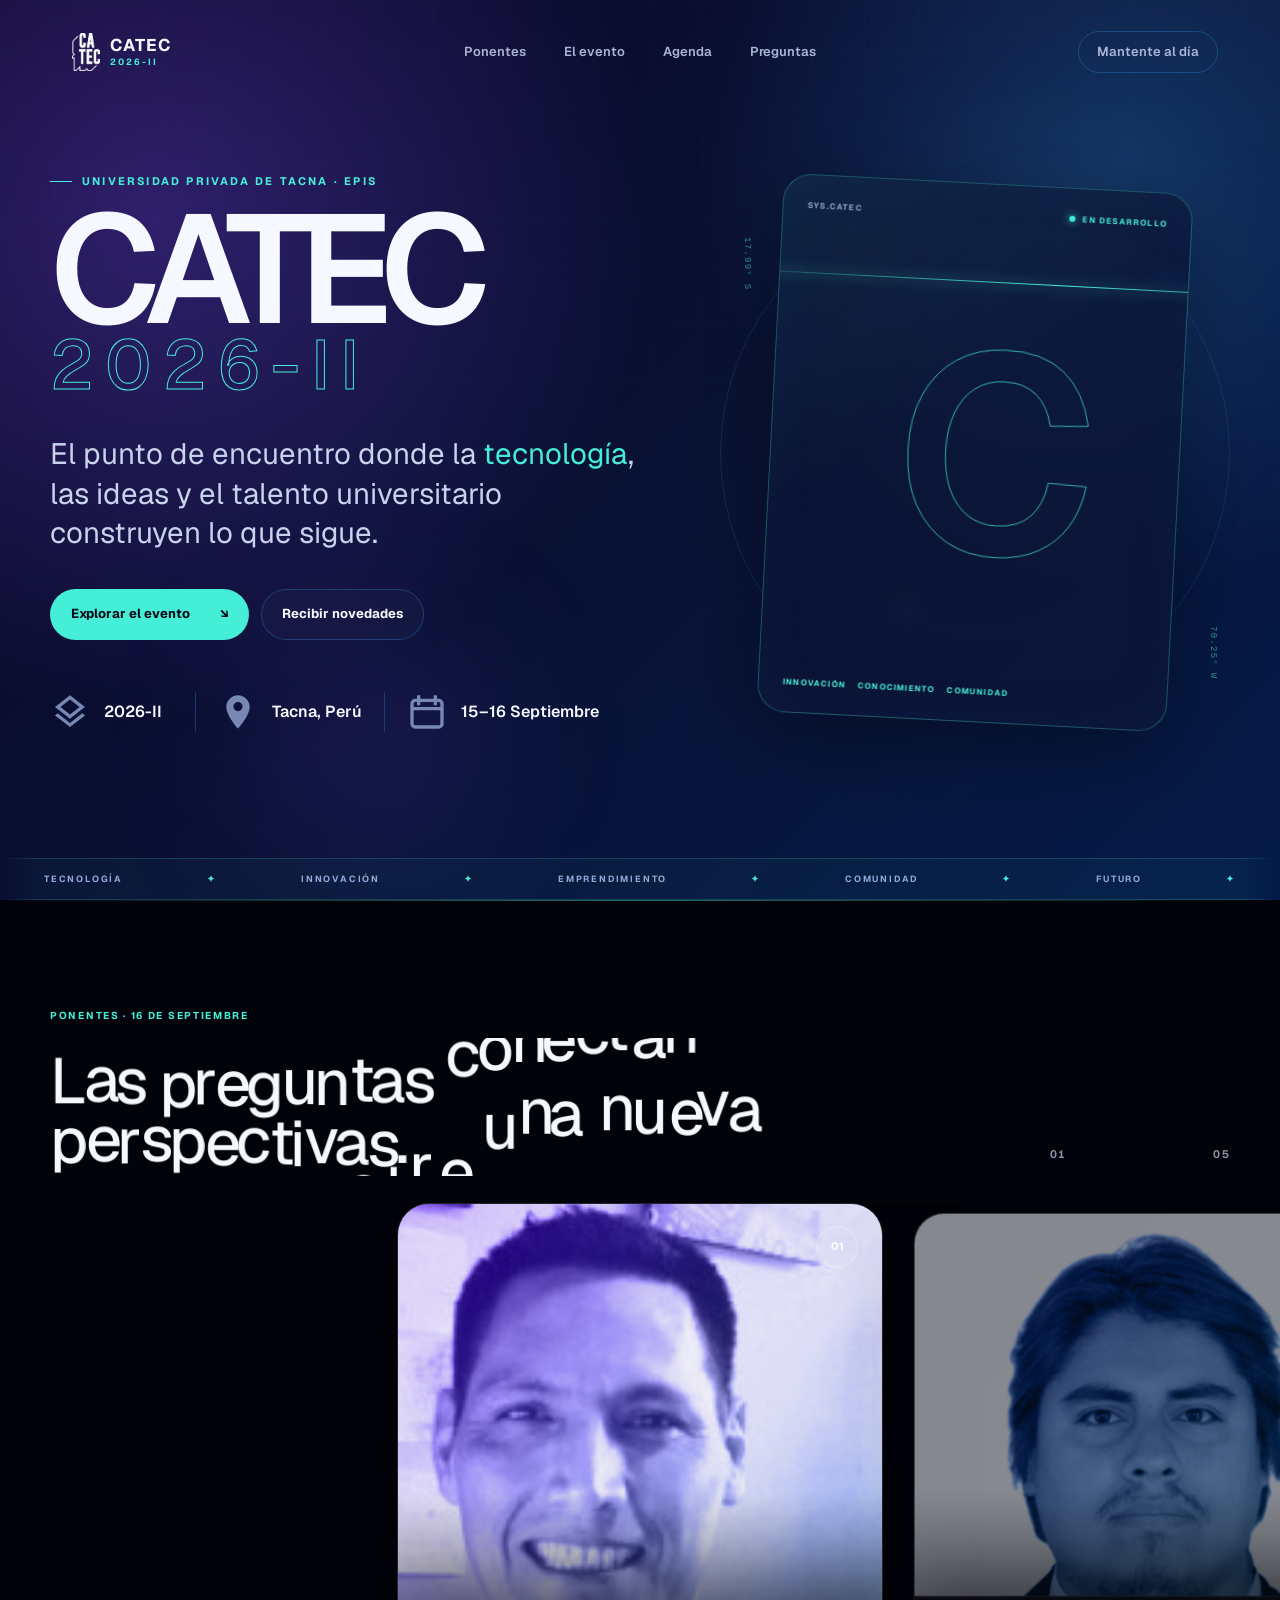
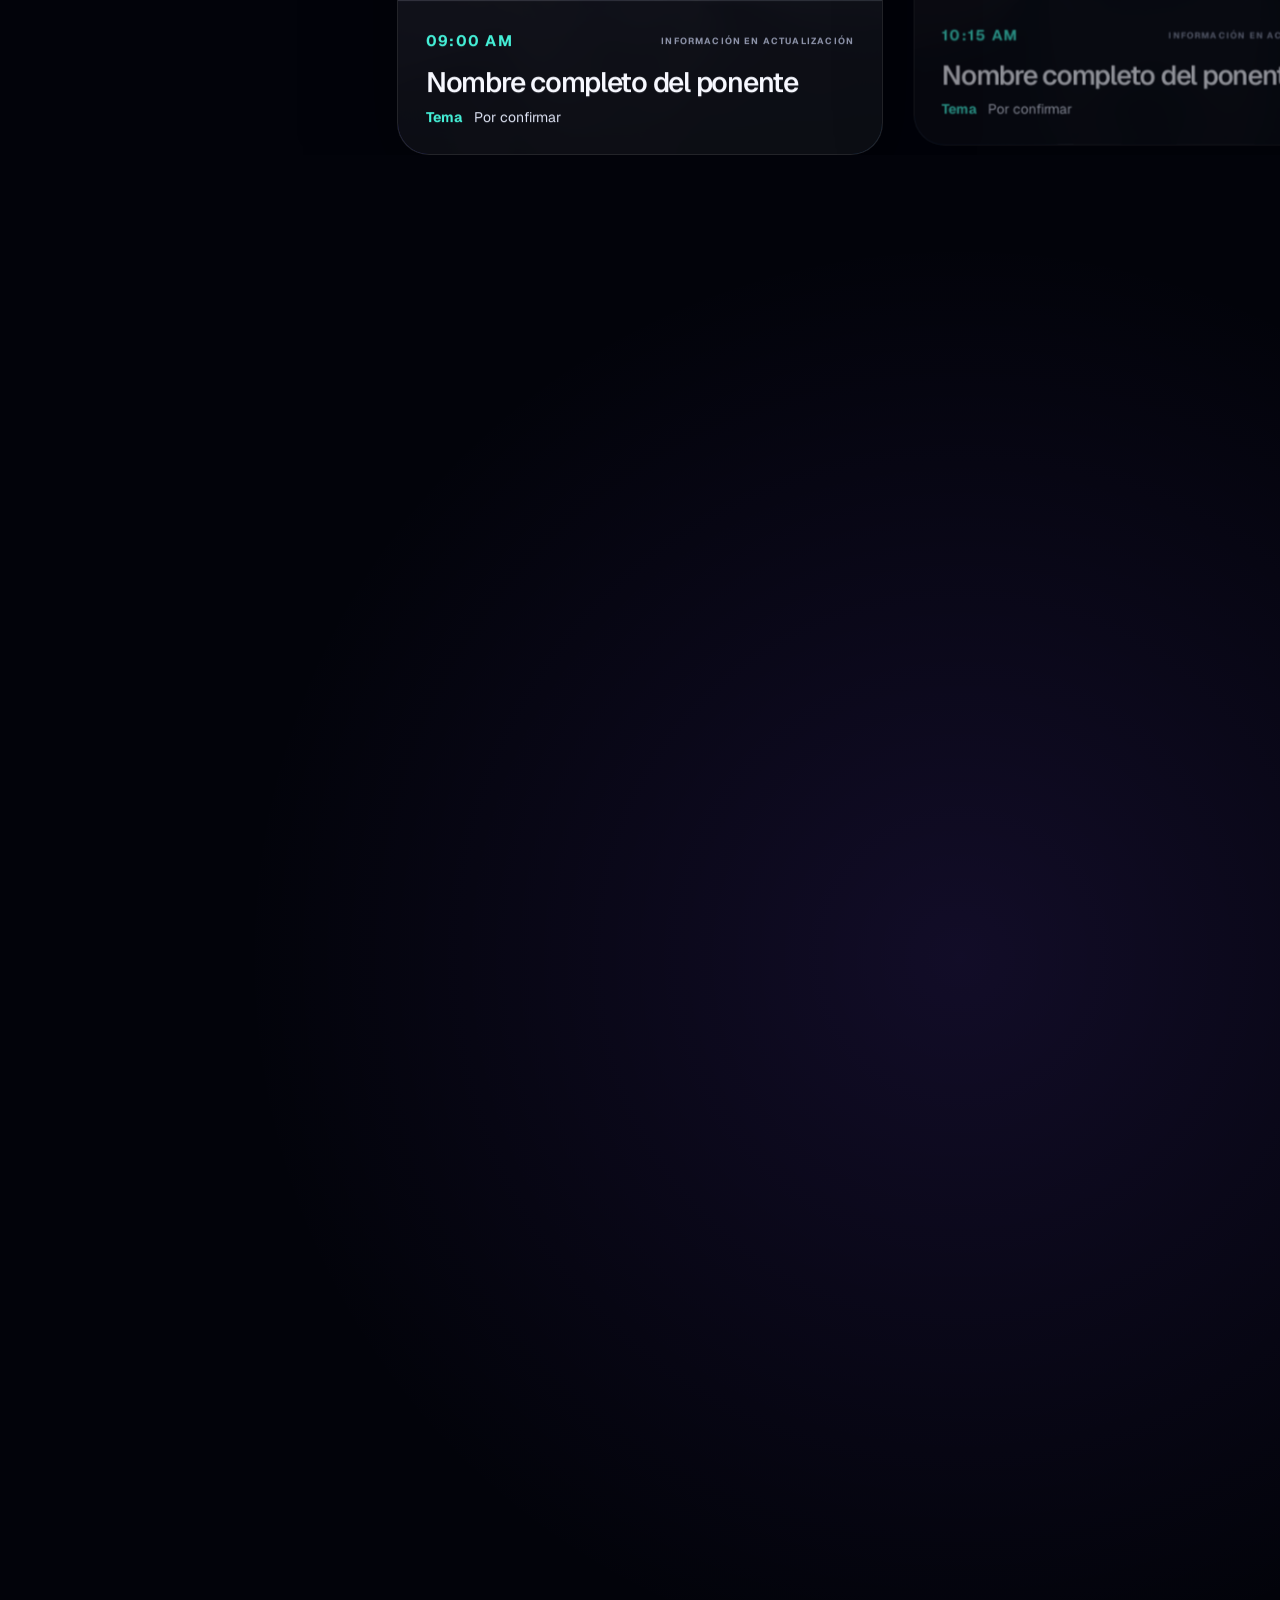
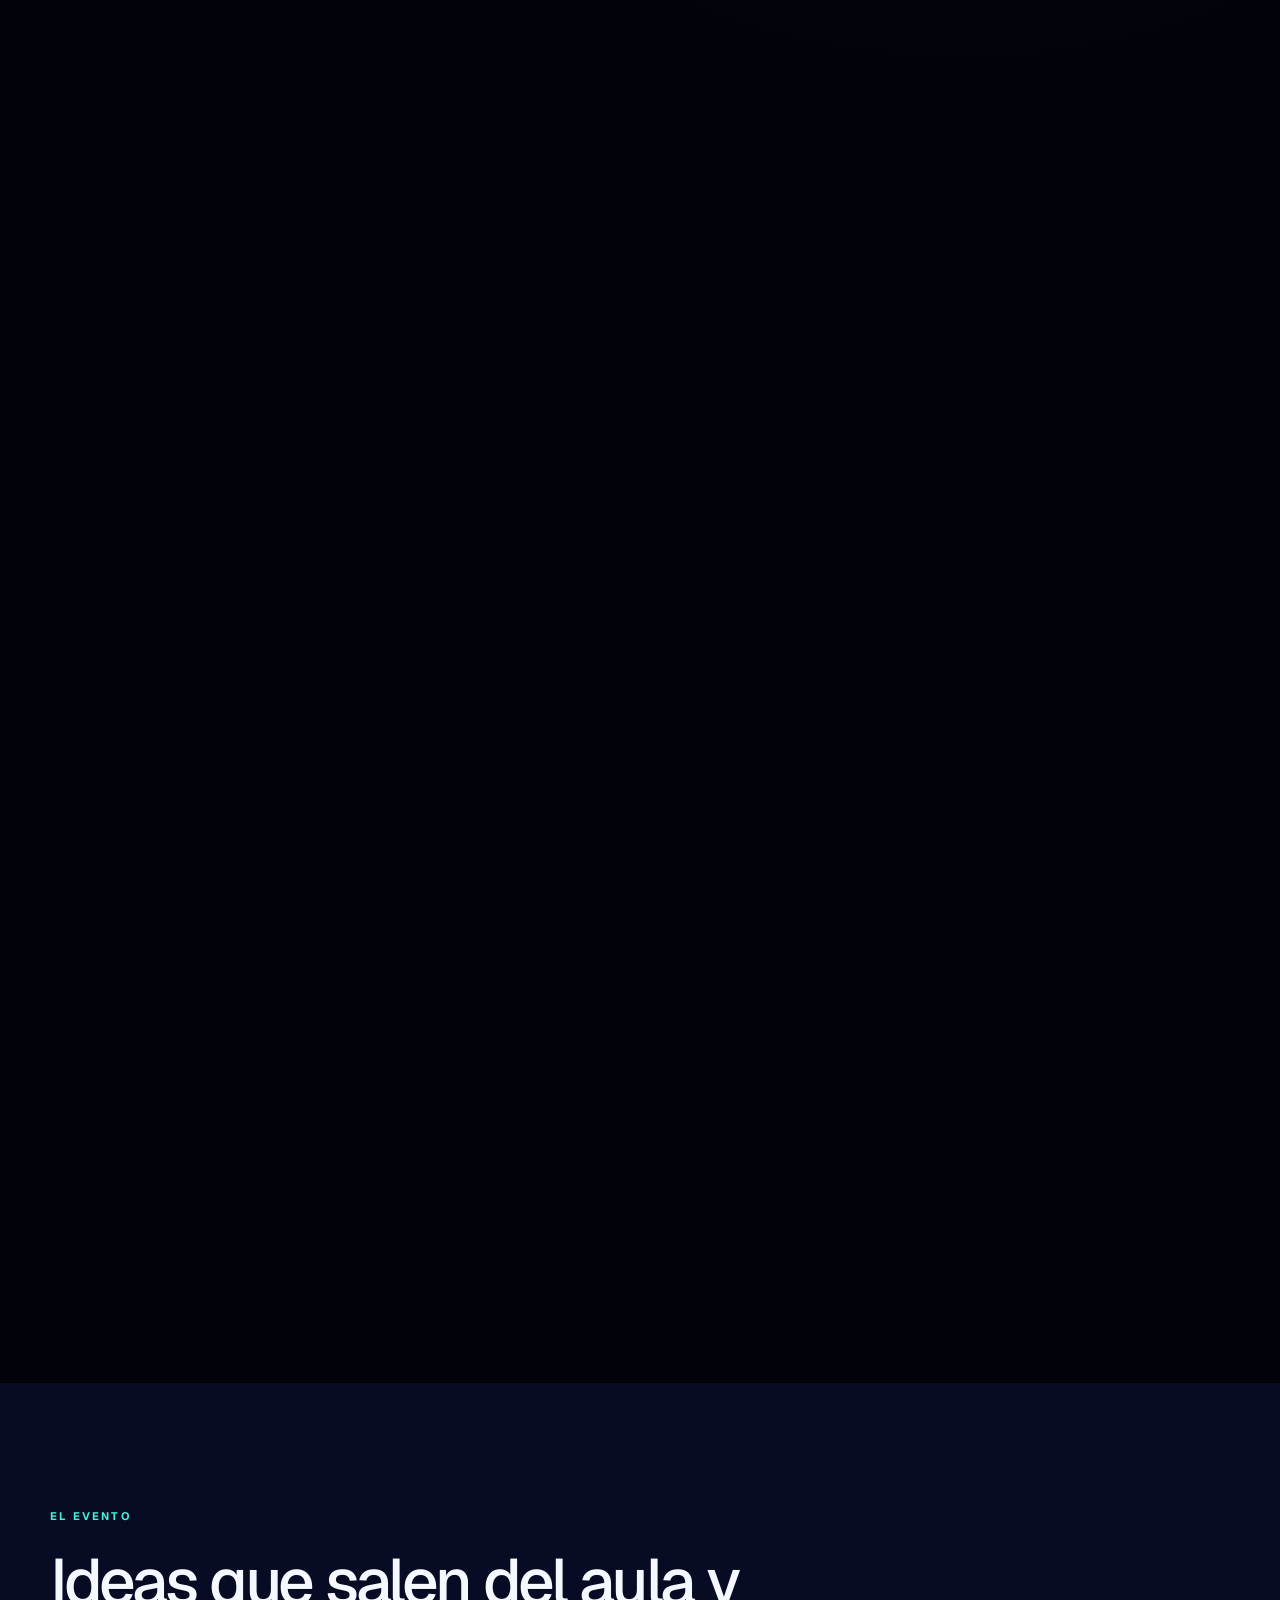
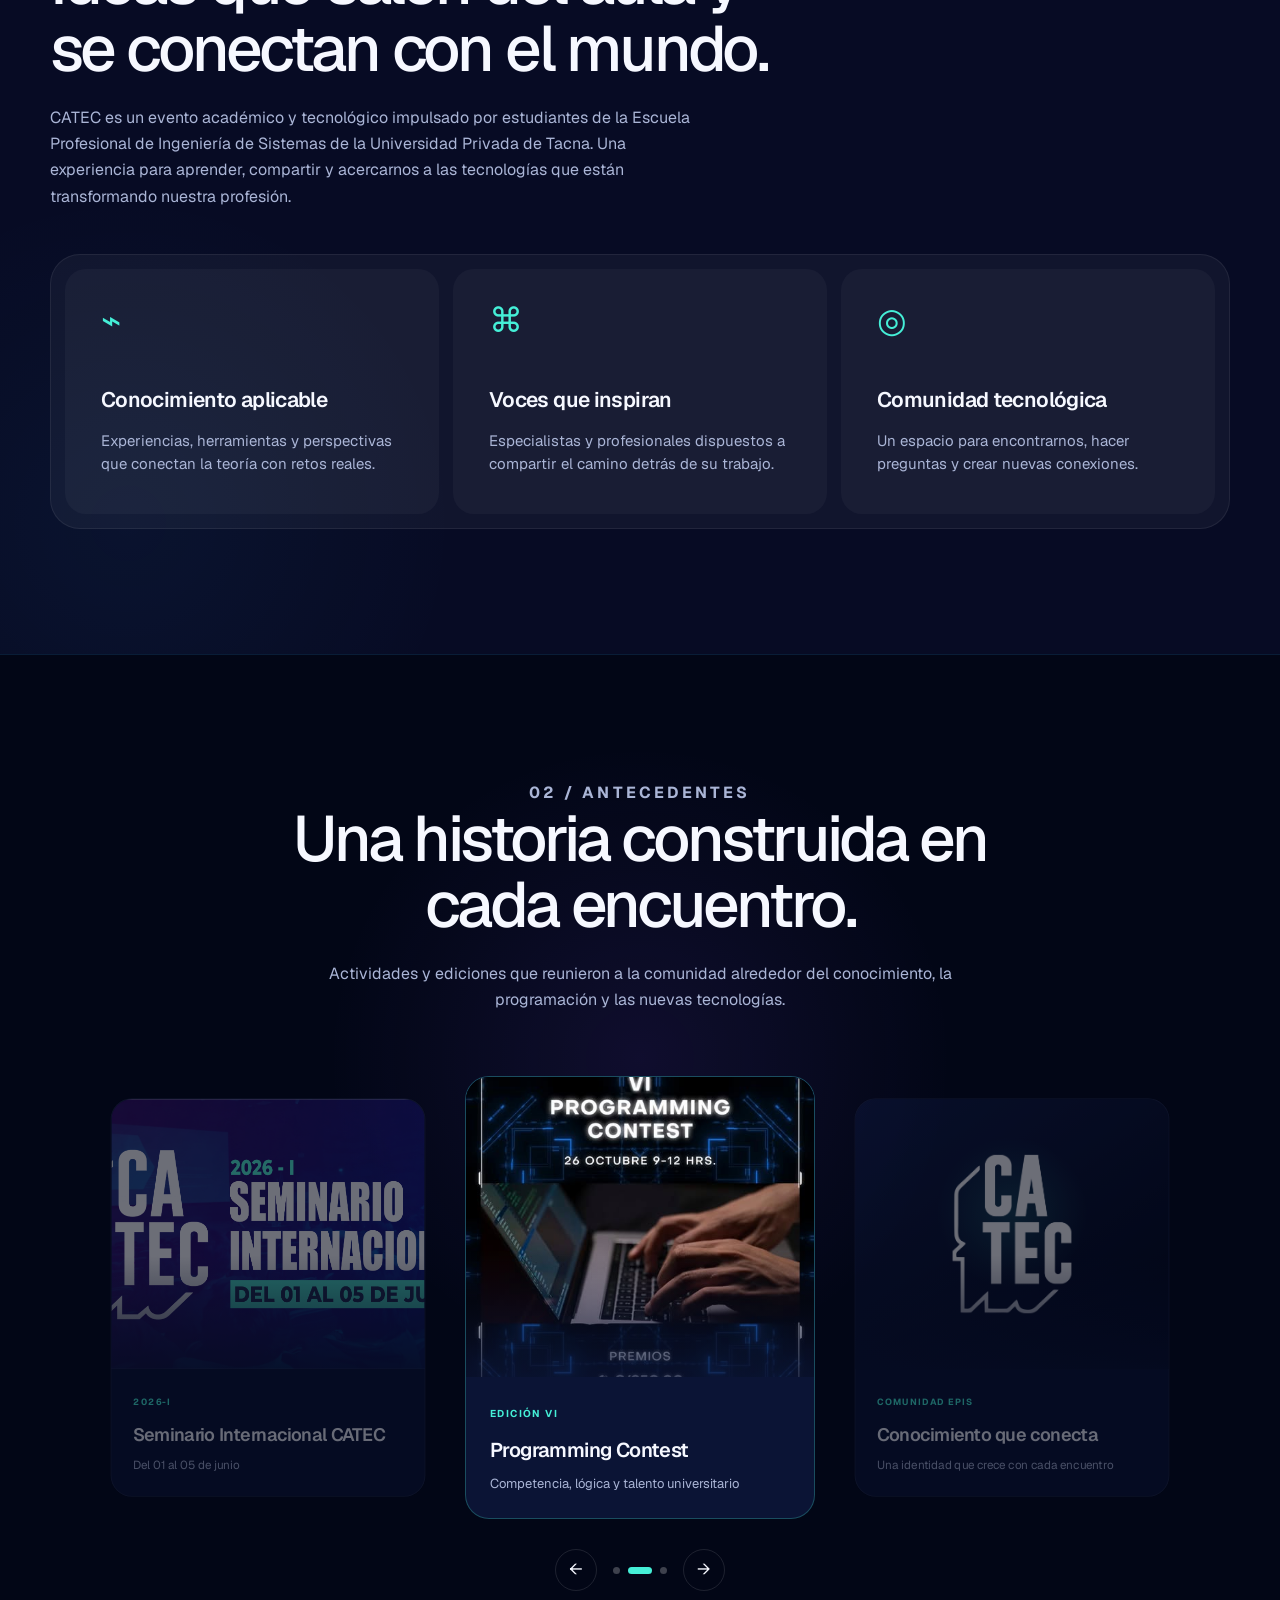
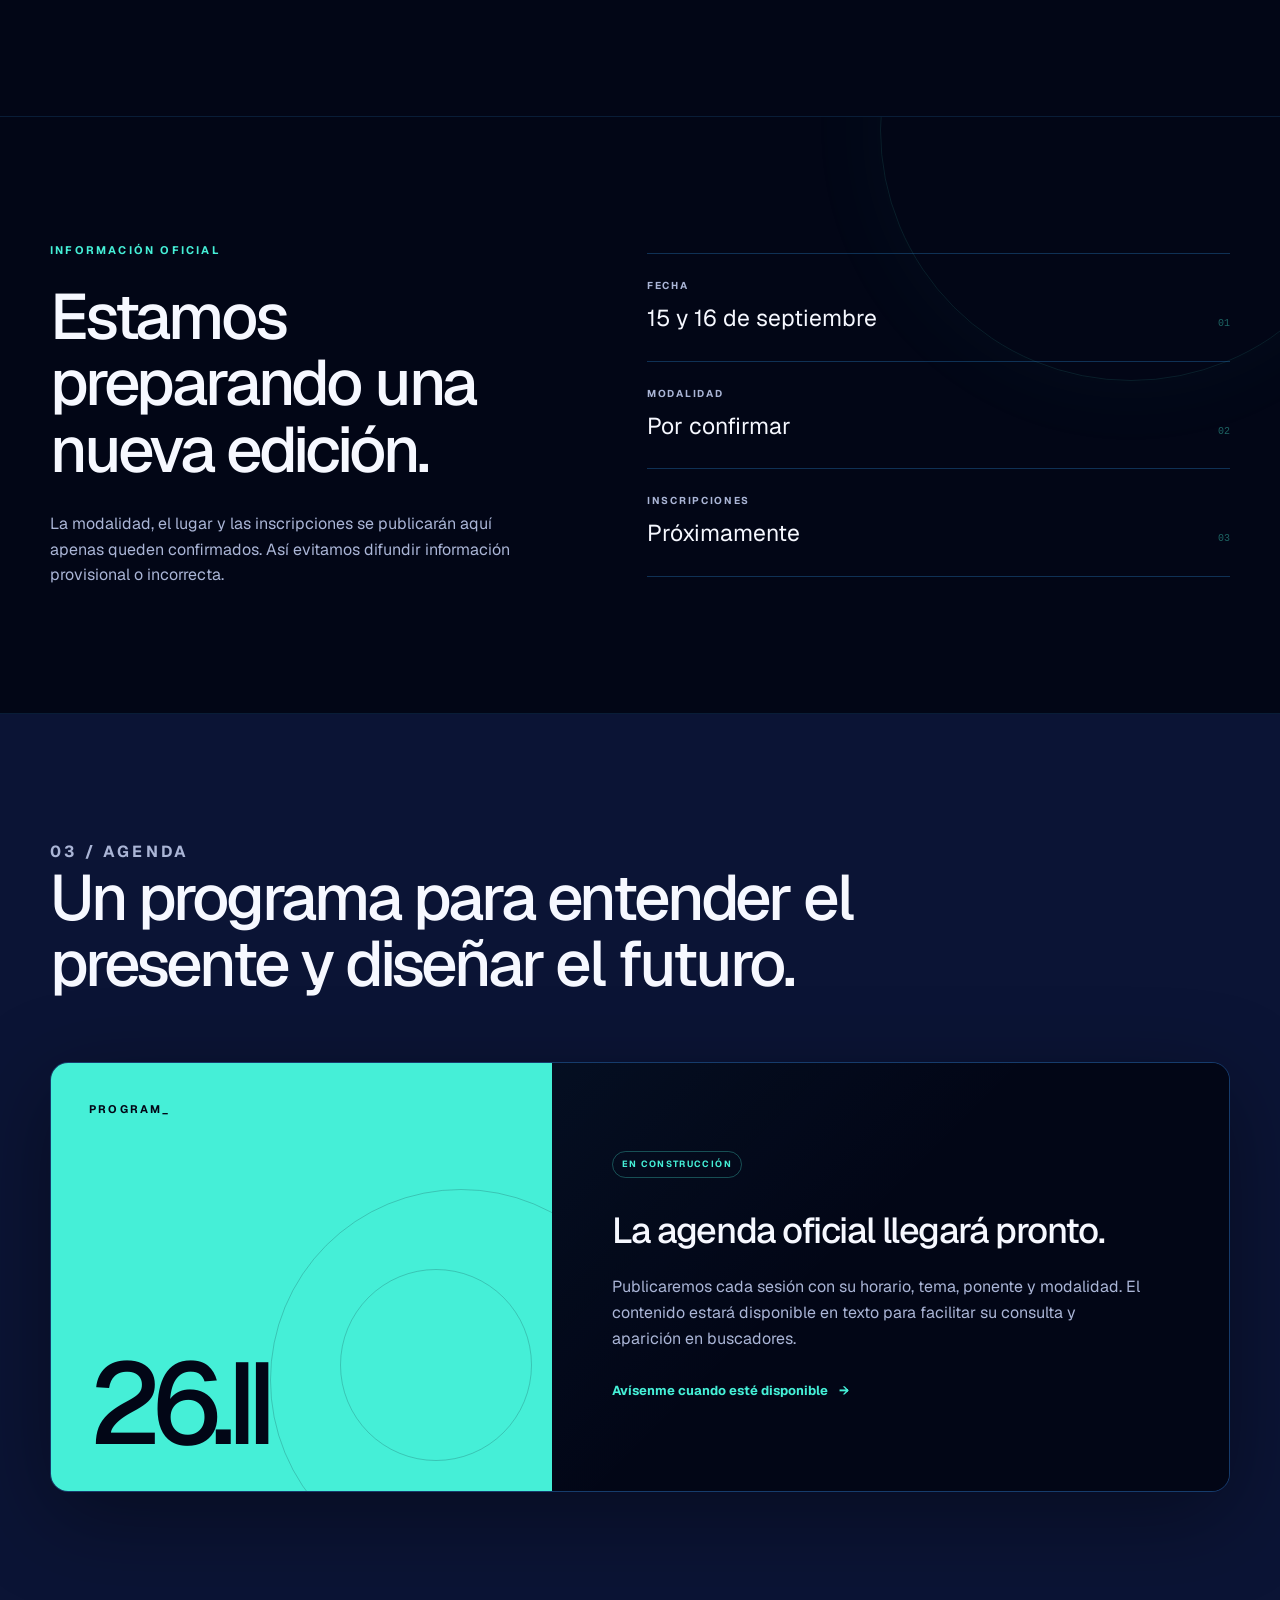
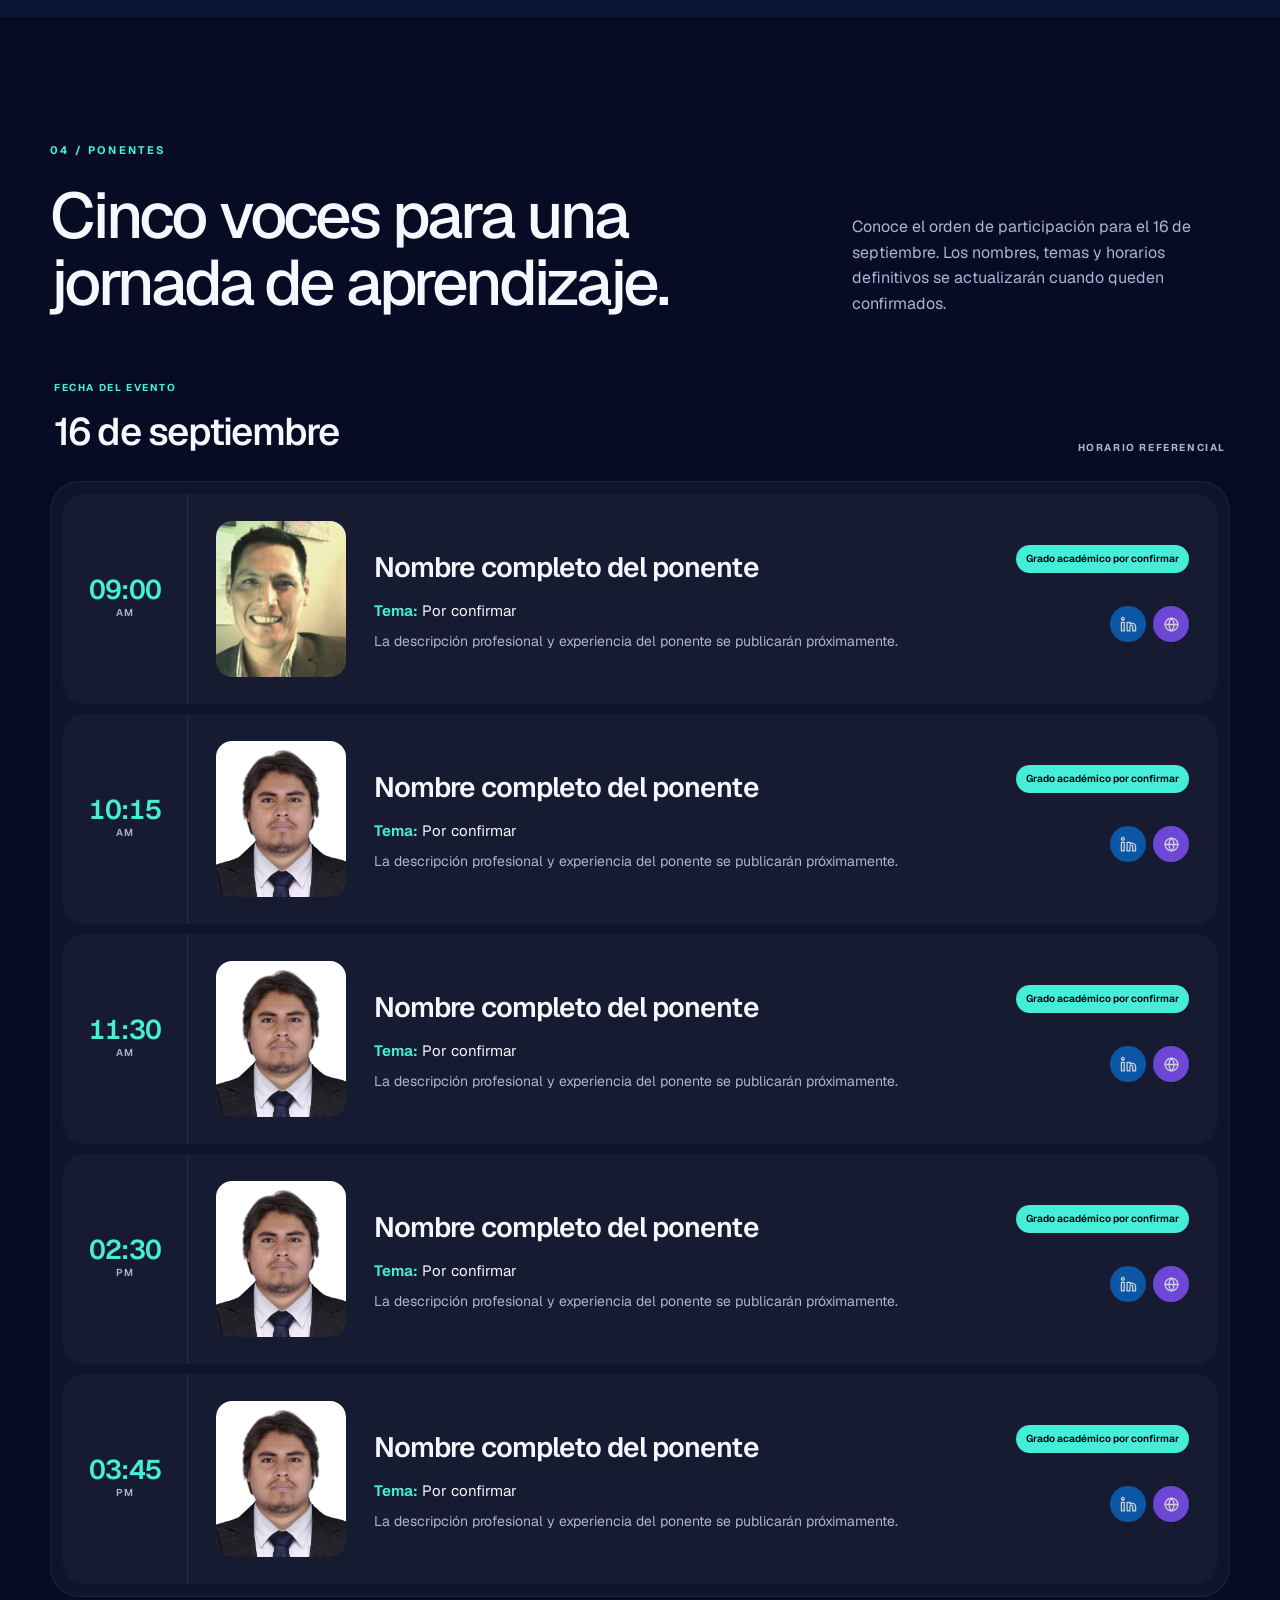
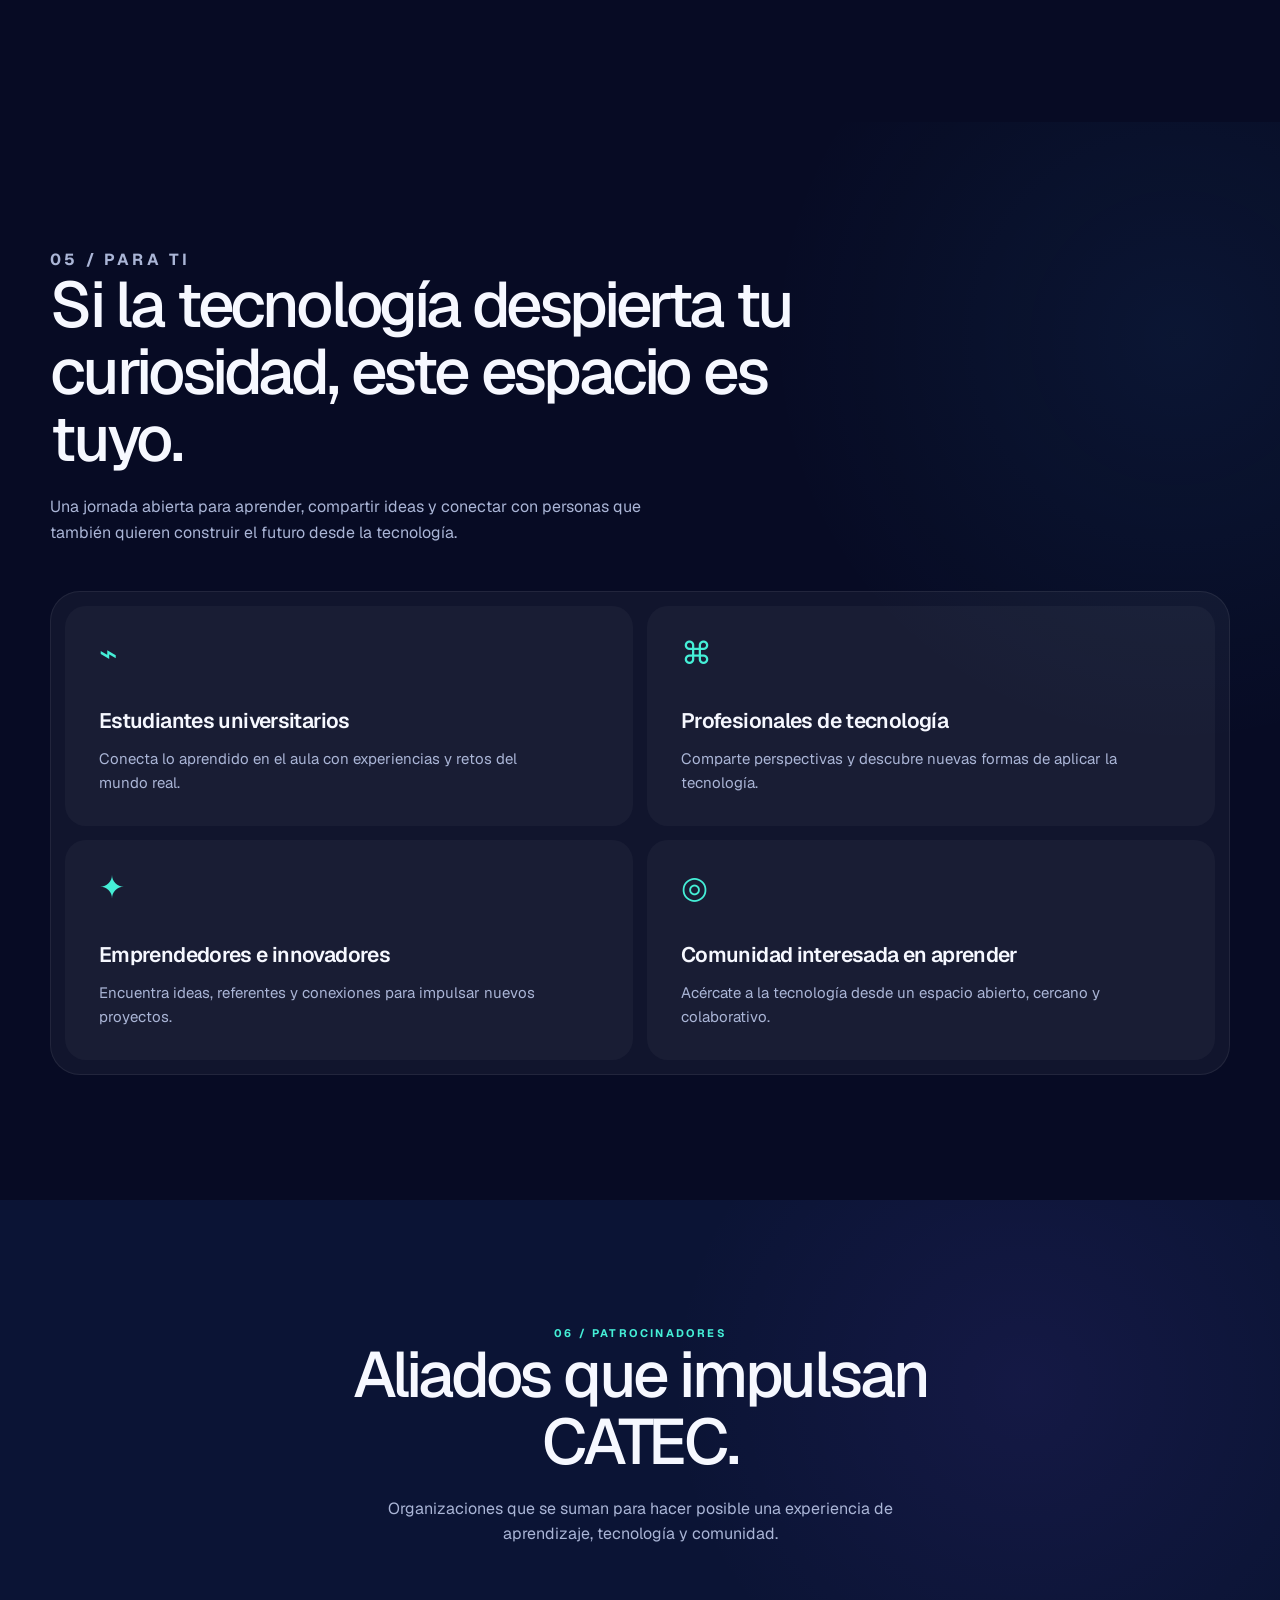
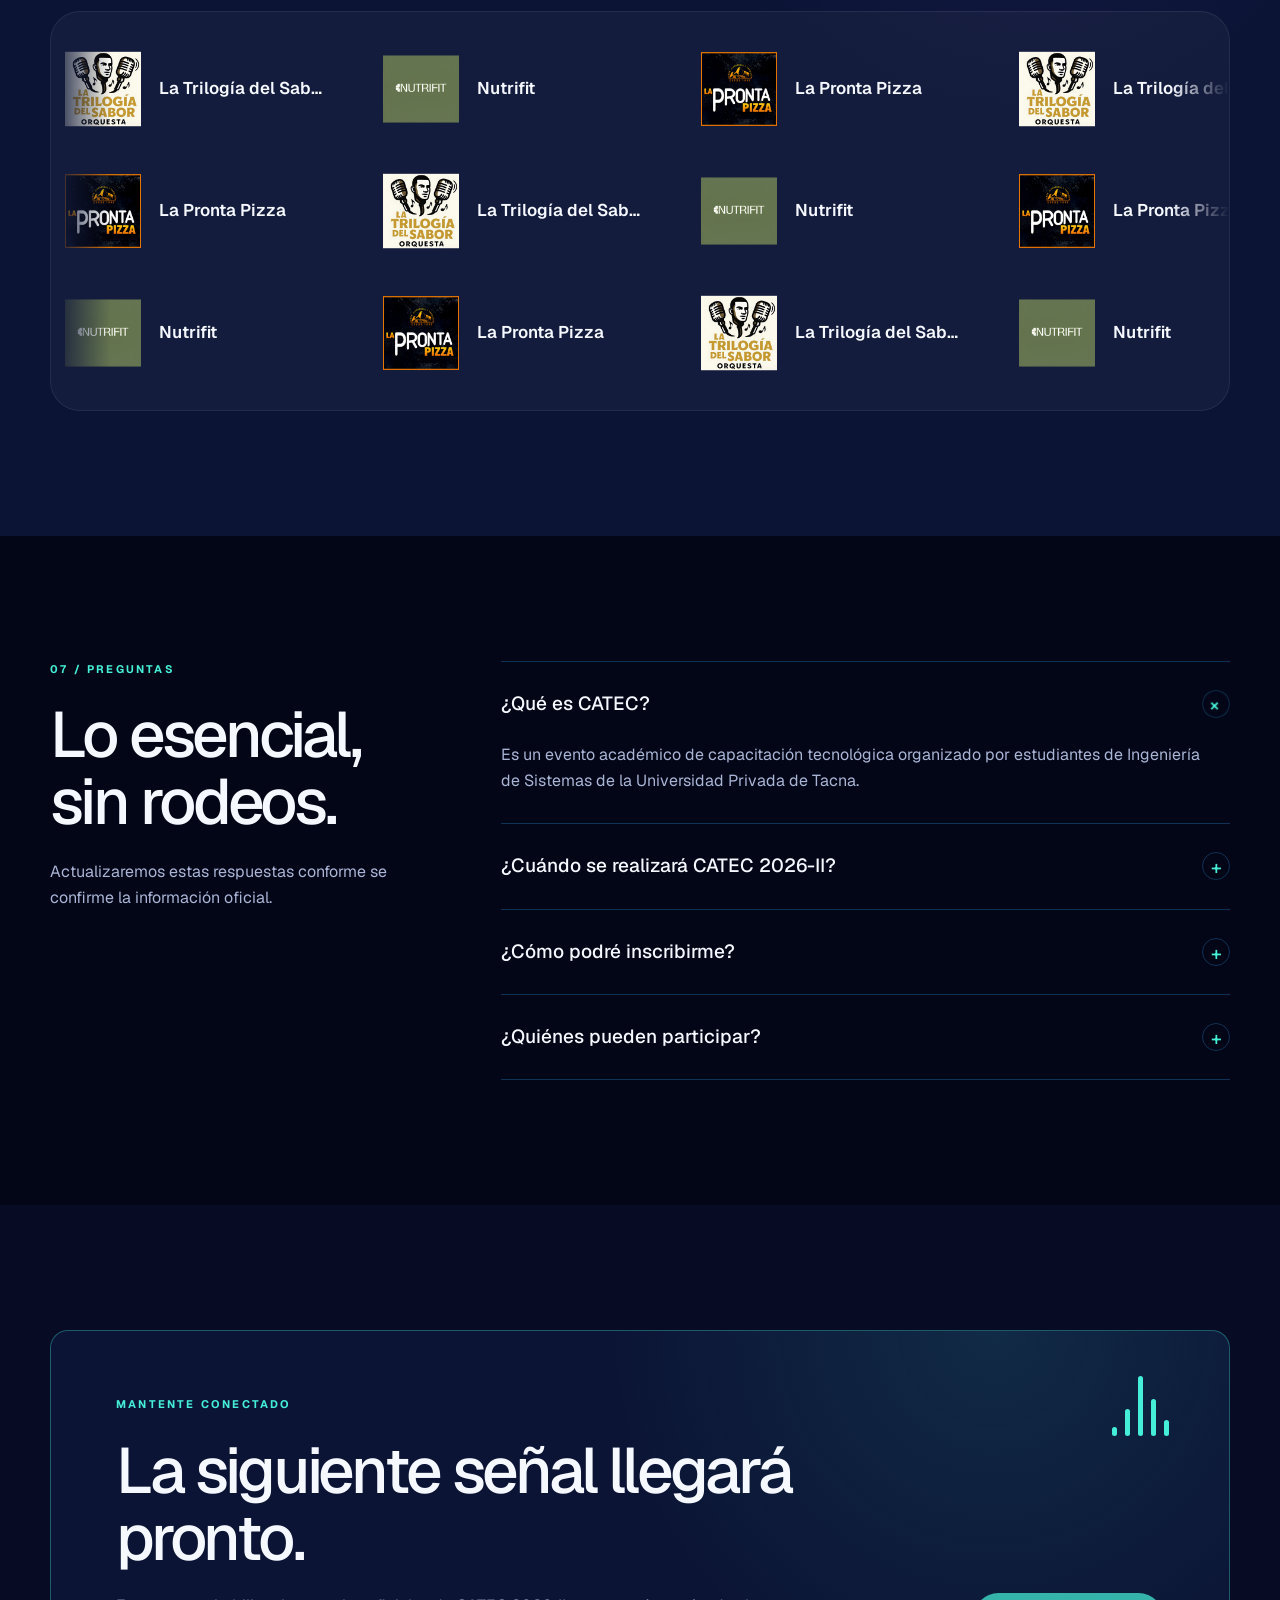
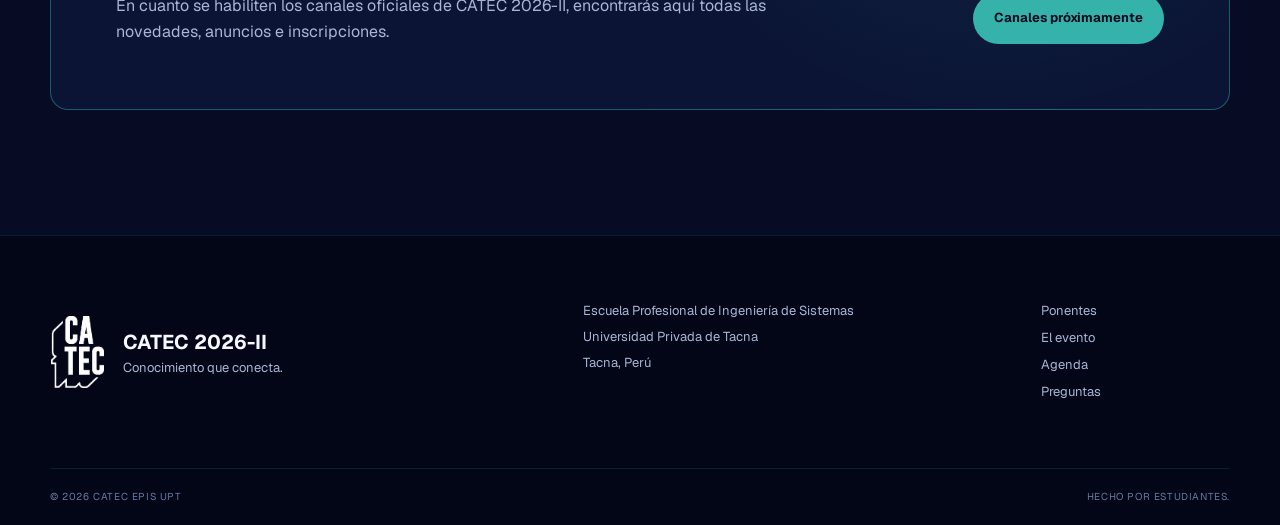
<file: index.html>
<!doctype html>
<html lang="es-PE">
  <head>
    <meta charset="UTF-8" />
    <meta name="viewport" content="width=device-width, initial-scale=1" />

    <title>CATEC 2026-II | Evento tecnológico de la UPT</title>
    <meta
      name="description"
      content="Web oficial de CATEC 2026-II, evento de capacitación tecnológica organizado por estudiantes de Ingeniería de Sistemas de la Universidad Privada de Tacna."
    />
    <meta name="author" content="CATEC EPIS UPT" />
    <meta name="robots" content="index, follow, max-image-preview:large" />
    <meta name="theme-color" content="#070b24" />
    <meta name="color-scheme" content="dark" />

    <link rel="canonical" href="https://srg-cp.github.io/catec-epis/" />
    <link rel="icon" type="image/png" href="./logo_catec.png" />
    <link rel="manifest" href="./manifest.webmanifest" />
    <meta property="og:type" content="website" />
    <meta property="og:locale" content="es_PE" />
    <meta property="og:site_name" content="CATEC EPIS UPT" />
    <meta property="og:title" content="CATEC 2026-II | Evento tecnológico de la UPT" />
    <meta
      property="og:description"
      content="Tecnología, innovación y conocimiento desde la Escuela Profesional de Ingeniería de Sistemas de la Universidad Privada de Tacna."
    />
    <meta property="og:url" content="https://srg-cp.github.io/catec-epis/" />
    <meta property="og:image" content="https://srg-cp.github.io/catec-epis/logo_catec.png" />
    <meta property="og:image:alt" content="Logotipo oficial de CATEC 2026-II" />

    <meta name="twitter:card" content="summary_large_image" />
    <meta name="twitter:title" content="CATEC 2026-II | Evento tecnológico de la UPT" />
    <meta
      name="twitter:description"
      content="Conoce la nueva edición de CATEC, el evento tecnológico organizado por estudiantes de Ingeniería de Sistemas de la UPT."
    />
    <meta name="twitter:image" content="https://srg-cp.github.io/catec-epis/logo_catec.png" />

    <link rel="preload" href="./logo_catec.png" as="image" />
    <link rel="stylesheet" href="./css/main.css" />

    <script type="application/ld+json">
      {
        "@context": "https://schema.org",
        "@graph": [
          {
            "@type": "WebSite",
            "@id": "https://srg-cp.github.io/catec-epis/#website",
            "url": "https://srg-cp.github.io/catec-epis/",
            "name": "CATEC EPIS UPT",
            "alternateName": ["CATEC 2026-II", "CATEC UPT"],
            "inLanguage": "es-PE",
            "publisher": {
              "@id": "https://srg-cp.github.io/catec-epis/#organization"
            }
          },
          {
            "@type": "Organization",
            "@id": "https://srg-cp.github.io/catec-epis/#organization",
            "name": "CATEC EPIS UPT",
            "url": "https://srg-cp.github.io/catec-epis/",
            "logo": {
              "@type": "ImageObject",
              "url": "https://srg-cp.github.io/catec-epis/logo_catec.png"
            },
            "parentOrganization": {
              "@type": "CollegeOrUniversity",
              "name": "Universidad Privada de Tacna",
              "url": "https://www.upt.edu.pe/"
            }
          }
        ]
      }
    </script>
  </head>

  <body>
    <a class="skip-link" href="#contenido">Saltar al contenido principal</a>

    <svg class="icon-sprite" aria-hidden="true">
      <symbol id="icon-linkedin" viewBox="0 0 24 24">
        <circle cx="4" cy="4" r="2"></circle>
        <path d="M2 9h4v12H2zM10 9h4v2a5 5 0 0 1 8 4v6h-4v-6a2 2 0 0 0-4 0v6h-4z"></path>
      </symbol>
      <symbol id="icon-website" viewBox="0 0 24 24">
        <circle cx="12" cy="12" r="9"></circle>
        <path d="M3 12h18M12 3c2.4 2.5 3.7 5.5 3.7 9S14.4 18.5 12 21c-2.4-2.5-3.7-5.5-3.7-9S9.6 5.5 12 3z"></path>
      </symbol>
      <symbol id="icon-edition" viewBox="0 0 24 24">
        <path d="M12 2 3 9l9 7 7.36-5.73L21 9l-9-7Zm0 11.47L6.26 9 12 4.53 17.74 9 12 13.47Zm0 5.07-7.37-5.75L3 14.06l9 7 9-7-1.63-1.27L12 18.54Z"></path>
      </symbol>
      <symbol id="icon-location" viewBox="0 0 24 24">
        <path d="M12 2C8.13 2 5 5.13 5 9c0 5.25 7 13 7 13s7-7.75 7-13c0-3.87-3.13-7-7-7Zm0 9.5A2.5 2.5 0 1 1 12 6a2.5 2.5 0 0 1 0 5.5Z"></path>
      </symbol>
      <symbol id="icon-calendar" viewBox="0 0 24 24">
        <path d="M19 4h-1V2h-2v2H8V2H6v2H5a3 3 0 0 0-3 3v12a3 3 0 0 0 3 3h14a3 3 0 0 0 3-3V7a3 3 0 0 0-3-3Zm1 15a1 1 0 0 1-1 1H5a1 1 0 0 1-1-1v-8h16v8ZM4 9V7a1 1 0 0 1 1-1h1v2h2V6h8v2h2V6h1a1 1 0 0 1 1 1v2H4Z"></path>
      </symbol>
    </svg>

    <header class="site-header" data-header>
      <div class="container header-inner">
        <a class="brand" href="#inicio" aria-label="CATEC 2026-II, ir al inicio">
          <img src="./logo_catec.png" width="1114" height="1485" alt="" />
          <span>
            <strong>CATEC</strong>
            <small>2026-II</small>
          </span>
        </a>

        <button
          class="menu-toggle"
          type="button"
          aria-expanded="false"
          aria-controls="site-navigation"
          data-menu-toggle
        >
          <span class="sr-only">Abrir menú</span>
          <span aria-hidden="true"></span>
          <span aria-hidden="true"></span>
        </button>

        <nav id="site-navigation" class="site-nav" aria-label="Navegación principal" data-menu>
          <div class="nav-links">
            <a href="#ponentes">Ponentes</a>
            <a href="#evento">El evento</a>
            <a href="#agenda">Agenda</a>
            <a href="#preguntas">Preguntas</a>
          </div>
          <a class="nav-cta" href="#novedades">Mantente al día</a>
        </nav>
      </div>
    </header>

    <main id="contenido">
      <section id="inicio" class="hero" aria-labelledby="hero-title">
        <div class="hero-grid" aria-hidden="true"></div>
        <div class="hero-glow hero-glow-one" aria-hidden="true"></div>
        <div class="hero-glow hero-glow-two" aria-hidden="true"></div>

        <div class="container hero-layout">
          <div class="hero-copy">
            <p class="eyebrow"><span></span> Universidad Privada de Tacna · EPIS</p>
            <h1 id="hero-title">
              <span>CATEC</span>
              <strong>2026-II</strong>
            </h1>
            <p class="hero-lead">
              El punto de encuentro donde la <em>tecnología</em>, las ideas y el talento
              universitario construyen lo que sigue.
            </p>
            <div class="hero-actions">
              <a class="button button-primary" href="#evento">
                Explorar el evento
                <span class="button-icon" aria-hidden="true">↘</span>
              </a>
              <a class="button button-ghost" href="#novedades">Recibir novedades</a>
            </div>

            <dl class="hero-meta" aria-label="Información general de CATEC 2026-II">
              <div>
                <dt title="Edición">
                  <svg class="hero-meta-icon" aria-hidden="true"><use href="#icon-edition"></use></svg>
                  <span class="sr-only">Edición</span>
                </dt>
                <dd>2026-II</dd>
              </div>
              <div>
                <dt title="Ciudad">
                  <svg class="hero-meta-icon" aria-hidden="true"><use href="#icon-location"></use></svg>
                  <span class="sr-only">Ciudad</span>
                </dt>
                <dd>Tacna, Perú</dd>
              </div>
              <div>
                <dt title="Programa">
                  <svg class="hero-meta-icon" aria-hidden="true"><use href="#icon-calendar"></use></svg>
                  <span class="sr-only">Programa</span>
                </dt>
                <dd>15–16 Septiembre</dd>
              </div>
            </dl>
          </div>

          <div class="hero-art" aria-hidden="true">
            <div class="orbit orbit-one"></div>
            <div class="orbit orbit-two"></div>
            <div class="tech-card">
              <div class="tech-card-top">
                <span>SYS.CATEC</span>
                <span class="status-dot">EN DESARROLLO</span>
              </div>
              <div class="tech-mark">C</div>
              <div class="tech-card-bottom">
                <span>INNOVACIÓN</span>
                <span>CONOCIMIENTO</span>
                <span>COMUNIDAD</span>
              </div>
            </div>
            <p class="coordinate coordinate-one">17.99° S</p>
            <p class="coordinate coordinate-two">70.25° W</p>
          </div>
        </div>

        <div class="signal-strip" aria-label="Temas de CATEC">
          <div class="signal-track">
            <div class="signal-group">
              <span>TECNOLOGÍA</span><i>✦</i><span>INNOVACIÓN</span><i>✦</i
              ><span>EMPRENDIMIENTO</span><i>✦</i><span>COMUNIDAD</span><i>✦</i
              ><span>FUTURO</span><i>✦</i>
            </div>
            <div class="signal-group" aria-hidden="true">
              <span>TECNOLOGÍA</span><i>✦</i><span>INNOVACIÓN</span><i>✦</i
              ><span>EMPRENDIMIENTO</span><i>✦</i><span>COMUNIDAD</span><i>✦</i
              ><span>FUTURO</span><i>✦</i>
            </div>
          </div>
        </div>
      </section>

      <section
        id="ponentes"
        class="speaker-story"
        aria-labelledby="speaker-story-title"
        data-speaker-story
      >
        <div class="speaker-story-stage" data-speaker-story-stage>
          <header class="speaker-story-header">
            <div>
              <p class="speaker-story-kicker">Ponentes · 16 de septiembre</p>
              <h2 id="speaker-story-title">
                <span class="sr-only">Ponentes de CATEC 2026-II</span>
                <span class="speaker-story-title-text" aria-hidden="true" data-speaker-story-title>
                  Cinco voces para compartir nuevas ideas.
                </span>
              </h2>
            </div>
            <div class="speaker-story-progress" aria-hidden="true">
              <span data-speaker-story-current>01</span>
              <i></i>
              <span>05</span>
            </div>
          </header>

          <div class="speaker-story-viewport" data-speaker-story-viewport>
            <ol class="speaker-story-track" aria-label="Ponentes del 16 de septiembre" data-speaker-story-track>
              <li
                class="speaker-story-item"
                data-speaker-story-card
                data-story-title="Cinco voces para compartir nuevas ideas."
              >
                <article class="speaker-story-card speaker-story-card-violet" tabindex="0">
                  <div class="speaker-story-photo">
                    <img src="./speaker-28.jpeg" width="200" height="200" alt="" loading="lazy" />
                    <span aria-hidden="true">01</span>
                  </div>
                  <div class="speaker-story-copy">
                    <p class="speaker-story-meta">
                      <time datetime="2026-09-16T09:00:00-05:00">09:00 AM</time>
                      <span>Información en actualización</span>
                    </p>
                    <h3>Nombre completo del ponente</h3>
                    <p class="speaker-story-topic"><strong>Tema</strong> Por confirmar</p>
                    <p class="speaker-story-description">
                      El perfil profesional y los detalles de la ponencia se publicarán próximamente.
                    </p>
                    <div class="speaker-story-socials" aria-label="Redes del ponente">
                      <span class="badge badge-social badge-linkedin" aria-label="LinkedIn próximamente" aria-disabled="true" title="LinkedIn próximamente">
                        <svg class="badge-icon" aria-hidden="true"><use href="#icon-linkedin"></use></svg>
                      </span>
                      <span class="badge badge-social badge-website" aria-label="Sitio web próximamente" aria-disabled="true" title="Sitio web próximamente">
                        <svg class="badge-icon" aria-hidden="true"><use href="#icon-website"></use></svg>
                      </span>
                    </div>
                  </div>
                </article>
              </li>

              <li
                class="speaker-story-item"
                data-speaker-story-card
                data-story-title="La experiencia también se comparte."
              >
                <article class="speaker-story-card speaker-story-card-blue" tabindex="0">
                  <div class="speaker-story-photo">
                    <img src="./p4.jpg" width="414" height="529" alt="" loading="lazy" />
                    <span aria-hidden="true">02</span>
                  </div>
                  <div class="speaker-story-copy">
                    <p class="speaker-story-meta">
                      <time datetime="2026-09-16T10:15:00-05:00">10:15 AM</time>
                      <span>Información en actualización</span>
                    </p>
                    <h3>Nombre completo del ponente</h3>
                    <p class="speaker-story-topic"><strong>Tema</strong> Por confirmar</p>
                    <p class="speaker-story-description">
                      El perfil profesional y los detalles de la ponencia se publicarán próximamente.
                    </p>
                    <div class="speaker-story-socials" aria-label="Redes del ponente">
                      <span class="badge badge-social badge-linkedin" aria-label="LinkedIn próximamente" aria-disabled="true" title="LinkedIn próximamente">
                        <svg class="badge-icon" aria-hidden="true"><use href="#icon-linkedin"></use></svg>
                      </span>
                      <span class="badge badge-social badge-website" aria-label="Sitio web próximamente" aria-disabled="true" title="Sitio web próximamente">
                        <svg class="badge-icon" aria-hidden="true"><use href="#icon-website"></use></svg>
                      </span>
                    </div>
                  </div>
                </article>
              </li>

              <li
                class="speaker-story-item"
                data-speaker-story-card
                data-story-title="Cada tema abre una nueva posibilidad."
              >
                <article class="speaker-story-card speaker-story-card-cyan" tabindex="0">
                  <div class="speaker-story-photo">
                    <img src="./p4.jpg" width="414" height="529" alt="" loading="lazy" />
                    <span aria-hidden="true">03</span>
                  </div>
                  <div class="speaker-story-copy">
                    <p class="speaker-story-meta">
                      <time datetime="2026-09-16T11:30:00-05:00">11:30 AM</time>
                      <span>Información en actualización</span>
                    </p>
                    <h3>Nombre completo del ponente</h3>
                    <p class="speaker-story-topic"><strong>Tema</strong> Por confirmar</p>
                    <p class="speaker-story-description">
                      El perfil profesional y los detalles de la ponencia se publicarán próximamente.
                    </p>
                    <div class="speaker-story-socials" aria-label="Redes del ponente">
                      <span class="badge badge-social badge-linkedin" aria-label="LinkedIn próximamente" aria-disabled="true" title="LinkedIn próximamente">
                        <svg class="badge-icon" aria-hidden="true"><use href="#icon-linkedin"></use></svg>
                      </span>
                      <span class="badge badge-social badge-website" aria-label="Sitio web próximamente" aria-disabled="true" title="Sitio web próximamente">
                        <svg class="badge-icon" aria-hidden="true"><use href="#icon-website"></use></svg>
                      </span>
                    </div>
                  </div>
                </article>
              </li>

              <li
                class="speaker-story-item"
                data-speaker-story-card
                data-story-title="Las preguntas conectan perspectivas."
              >
                <article class="speaker-story-card speaker-story-card-mint" tabindex="0">
                  <div class="speaker-story-photo">
                    <img src="./p4.jpg" width="414" height="529" alt="" loading="lazy" />
                    <span aria-hidden="true">04</span>
                  </div>
                  <div class="speaker-story-copy">
                    <p class="speaker-story-meta">
                      <time datetime="2026-09-16T14:30:00-05:00">02:30 PM</time>
                      <span>Información en actualización</span>
                    </p>
                    <h3>Nombre completo del ponente</h3>
                    <p class="speaker-story-topic"><strong>Tema</strong> Por confirmar</p>
                    <p class="speaker-story-description">
                      El perfil profesional y los detalles de la ponencia se publicarán próximamente.
                    </p>
                    <div class="speaker-story-socials" aria-label="Redes del ponente">
                      <span class="badge badge-social badge-linkedin" aria-label="LinkedIn próximamente" aria-disabled="true" title="LinkedIn próximamente">
                        <svg class="badge-icon" aria-hidden="true"><use href="#icon-linkedin"></use></svg>
                      </span>
                      <span class="badge badge-social badge-website" aria-label="Sitio web próximamente" aria-disabled="true" title="Sitio web próximamente">
                        <svg class="badge-icon" aria-hidden="true"><use href="#icon-website"></use></svg>
                      </span>
                    </div>
                  </div>
                </article>
              </li>

              <li
                class="speaker-story-item"
                data-speaker-story-card
                data-story-title="El conocimiento mueve a la comunidad."
              >
                <article class="speaker-story-card speaker-story-card-violet" tabindex="0">
                  <div class="speaker-story-photo">
                    <img src="./p4.jpg" width="414" height="529" alt="" loading="lazy" />
                    <span aria-hidden="true">05</span>
                  </div>
                  <div class="speaker-story-copy">
                    <p class="speaker-story-meta">
                      <time datetime="2026-09-16T15:45:00-05:00">03:45 PM</time>
                      <span>Información en actualización</span>
                    </p>
                    <h3>Nombre completo del ponente</h3>
                    <p class="speaker-story-topic"><strong>Tema</strong> Por confirmar</p>
                    <p class="speaker-story-description">
                      El perfil profesional y los detalles de la ponencia se publicarán próximamente.
                    </p>
                    <div class="speaker-story-socials" aria-label="Redes del ponente">
                      <span class="badge badge-social badge-linkedin" aria-label="LinkedIn próximamente" aria-disabled="true" title="LinkedIn próximamente">
                        <svg class="badge-icon" aria-hidden="true"><use href="#icon-linkedin"></use></svg>
                      </span>
                      <span class="badge badge-social badge-website" aria-label="Sitio web próximamente" aria-disabled="true" title="Sitio web próximamente">
                        <svg class="badge-icon" aria-hidden="true"><use href="#icon-website"></use></svg>
                      </span>
                    </div>
                  </div>
                </article>
              </li>
            </ol>
          </div>

        </div>
      </section>

      <section id="evento" class="section about" aria-labelledby="about-title">
        <div class="container">
          <div class="section-heading about-heading">
            <p class="kicker">El evento</p>
            <h2 id="about-title">Ideas que salen del aula y se conectan con el mundo.</h2>
            <p class="about-description">
              CATEC es un evento académico y tecnológico impulsado por estudiantes de la
              Escuela Profesional de Ingeniería de Sistemas de la Universidad Privada de Tacna.
              Una experiencia para aprender, compartir y acercarnos a las tecnologías que están
              transformando nuestra profesión.
            </p>
          </div>

          <div class="value-grid">
            <article class="value-card">
              <div class="card-icon" aria-hidden="true">⌁</div>
              <h3>Conocimiento aplicable</h3>
              <p>Experiencias, herramientas y perspectivas que conectan la teoría con retos reales.</p>
            </article>
            <article class="value-card">
              <div class="card-icon" aria-hidden="true">⌘</div>
              <h3>Voces que inspiran</h3>
              <p>Especialistas y profesionales dispuestos a compartir el camino detrás de su trabajo.</p>
            </article>
            <article class="value-card">
              <div class="card-icon" aria-hidden="true">◎</div>
              <h3>Comunidad tecnológica</h3>
              <p>Un espacio para encontrarnos, hacer preguntas y crear nuevas conexiones.</p>
            </article>
          </div>
        </div>
      </section>

      <section id="antecedentes" class="section antecedents" aria-labelledby="antecedents-title">
        <div class="container">
          <div class="section-heading antecedents-heading">
            <p class="kicker">02 / Antecedentes</p>
            <h2 id="antecedents-title">Una historia construida en cada encuentro.</h2>
            <p>
              Actividades y ediciones que reunieron a la comunidad alrededor del conocimiento,
              la programación y las nuevas tecnologías.
            </p>
          </div>

          <div
            class="history-carousel"
            data-history-carousel
            role="region"
            aria-roledescription="carrusel"
            aria-label="Antecedentes de CATEC"
          >
            <div class="history-viewport">
              <div class="history-track" data-history-track>
                <article class="history-card" data-history-card aria-label="1 de 3">
                  <div class="history-media">
                    <img
                      src="./images/antecedentes/seminario-internacional.png"
                      width="2048"
                      height="873"
                      alt="Afiche del Seminario Internacional CATEC 2026-I"
                      loading="lazy"
                    />
                  </div>
                  <div class="history-content">
                    <span>2026-I</span>
                    <h3>Seminario Internacional CATEC</h3>
                    <p>Del 01 al 05 de junio</p>
                  </div>
                </article>

                <article class="history-card" data-history-card aria-label="2 de 3">
                  <div class="history-media history-media-portrait">
                    <img
                      src="./images/antecedentes/programming-contest.png"
                      width="509"
                      height="720"
                      alt="Afiche del VI Programming Contest de CATEC"
                      loading="lazy"
                    />
                  </div>
                  <div class="history-content">
                    <span>Edición VI</span>
                    <h3>Programming Contest</h3>
                    <p>Competencia, lógica y talento universitario</p>
                  </div>
                </article>

                <article class="history-card history-card-identity" data-history-card aria-label="3 de 3">
                  <div class="history-media">
                    <img
                      src="./logo_catec.png"
                      width="1114"
                      height="1485"
                      alt="Logotipo de CATEC"
                      loading="lazy"
                    />
                  </div>
                  <div class="history-content">
                    <span>Comunidad EPIS</span>
                    <h3>Conocimiento que conecta</h3>
                    <p>Una identidad que crece con cada encuentro</p>
                  </div>
                </article>
              </div>
            </div>

            <div class="history-controls">
              <button type="button" data-history-prev aria-label="Ver antecedente anterior">←</button>
              <div class="history-dots" data-history-dots aria-label="Seleccionar antecedente"></div>
              <button type="button" data-history-next aria-label="Ver antecedente siguiente">→</button>
            </div>
          </div>
        </div>
      </section>

      <section class="section event-status" aria-labelledby="status-title">
        <div class="container status-layout">
          <div>
            <p class="kicker">Información oficial</p>
            <h2 id="status-title">Estamos preparando una nueva edición.</h2>
            <p>
              La modalidad, el lugar y las inscripciones se publicarán aquí apenas queden
              confirmados. Así evitamos difundir información provisional o incorrecta.
            </p>
          </div>
          <dl class="status-list">
            <div>
              <dt>Fecha</dt>
              <dd><span>15 y 16 de septiembre</span><i aria-hidden="true">01</i></dd>
            </div>
            <div>
              <dt>Modalidad</dt>
              <dd><span>Por confirmar</span><i aria-hidden="true">02</i></dd>
            </div>
            <div>
              <dt>Inscripciones</dt>
              <dd><span>Próximamente</span><i aria-hidden="true">03</i></dd>
            </div>
          </dl>
        </div>
      </section>

      <section id="agenda" class="section agenda" aria-labelledby="agenda-title">
        <div class="container">
          <div class="section-heading compact-heading">
            <p class="kicker">03 / Agenda</p>
            <h2 id="agenda-title">Un programa para entender el presente y diseñar el futuro.</h2>
          </div>

          <div class="agenda-preview">
            <div class="agenda-code" aria-hidden="true">
              <span>PROGRAM_</span>
              <strong>26.II</strong>
            </div>
            <div class="agenda-copy">
              <span class="pill">EN CONSTRUCCIÓN</span>
              <h3>La agenda oficial llegará pronto.</h3>
              <p>
                Publicaremos cada sesión con su horario, tema, ponente y modalidad. El contenido
                estará disponible en texto para facilitar su consulta y aparición en buscadores.
              </p>
              <a href="#novedades">Avísenme cuando esté disponible <span aria-hidden="true">→</span></a>
            </div>
          </div>
        </div>
      </section>

      <section id="ponentes-detalle" class="section speakers" aria-labelledby="speakers-title">
        <div class="container">
          <div class="section-heading split-heading speakers-heading">
            <div>
              <p class="kicker">04 / Ponentes</p>
              <h2 id="speakers-title">Cinco voces para una jornada de aprendizaje.</h2>
            </div>
            <p>
              Conoce el orden de participación para el 16 de septiembre. Los nombres, temas y
              horarios definitivos se actualizarán cuando queden confirmados.
            </p>
          </div>

          <div class="schedule-header">
            <p class="schedule-date">
              <span>Fecha del evento</span>
              <strong>16 de septiembre</strong>
            </p>
            <p class="schedule-note">Horario referencial</p>
          </div>

          <ol class="speaker-schedule" aria-label="Orden de ponencias del 16 de septiembre">
            <li class="speaker-slot">
              <time datetime="2026-09-16T09:00:00-05:00">
                <span class="speaker-hour">09:00</span>
                <span class="speaker-meridiem">AM</span>
              </time>
              <article class="speaker-card">
                <img src="./speaker-28.jpeg" width="200" height="200" alt="" loading="lazy" />
                <div class="speaker-details">
                  <span class="badge badge-accent">Grado académico por confirmar</span>
                  <h3>Nombre completo del ponente</h3>
                  <p class="speaker-topic"><strong>Tema:</strong> Por confirmar</p>
                  <p class="speaker-description">
                    La descripción profesional y experiencia del ponente se publicarán próximamente.
                  </p>
                  <div class="speaker-socials" aria-label="Redes del ponente">
                    <span
                      class="badge badge-social badge-linkedin"
                      aria-label="LinkedIn próximamente"
                      aria-disabled="true"
                      title="LinkedIn próximamente"
                    >
                      <svg class="badge-icon" aria-hidden="true">
                        <use href="#icon-linkedin"></use>
                      </svg>
                    </span>
                    <span
                      class="badge badge-social badge-website"
                      aria-label="Sitio web próximamente"
                      aria-disabled="true"
                      title="Sitio web próximamente"
                    >
                      <svg class="badge-icon" aria-hidden="true">
                        <use href="#icon-website"></use>
                      </svg>
                    </span>
                  </div>
                </div>
              </article>
            </li>

            <li class="speaker-slot">
              <time datetime="2026-09-16T10:15:00-05:00">
                <span class="speaker-hour">10:15</span>
                <span class="speaker-meridiem">AM</span>
              </time>
              <article class="speaker-card">
                <img src="./p4.jpg" width="414" height="529" alt="" loading="lazy" />
                <div class="speaker-details">
                  <span class="badge badge-accent">Grado académico por confirmar</span>
                  <h3>Nombre completo del ponente</h3>
                  <p class="speaker-topic"><strong>Tema:</strong> Por confirmar</p>
                  <p class="speaker-description">
                    La descripción profesional y experiencia del ponente se publicarán próximamente.
                  </p>
                  <div class="speaker-socials" aria-label="Redes del ponente">
                    <span
                      class="badge badge-social badge-linkedin"
                      aria-label="LinkedIn próximamente"
                      aria-disabled="true"
                      title="LinkedIn próximamente"
                    >
                      <svg class="badge-icon" aria-hidden="true">
                        <use href="#icon-linkedin"></use>
                      </svg>
                    </span>
                    <span
                      class="badge badge-social badge-website"
                      aria-label="Sitio web próximamente"
                      aria-disabled="true"
                      title="Sitio web próximamente"
                    >
                      <svg class="badge-icon" aria-hidden="true">
                        <use href="#icon-website"></use>
                      </svg>
                    </span>
                  </div>
                </div>
              </article>
            </li>

            <li class="speaker-slot">
              <time datetime="2026-09-16T11:30:00-05:00">
                <span class="speaker-hour">11:30</span>
                <span class="speaker-meridiem">AM</span>
              </time>
              <article class="speaker-card">
                <img src="./p4.jpg" width="414" height="529" alt="" loading="lazy" />
                <div class="speaker-details">
                  <span class="badge badge-accent">Grado académico por confirmar</span>
                  <h3>Nombre completo del ponente</h3>
                  <p class="speaker-topic"><strong>Tema:</strong> Por confirmar</p>
                  <p class="speaker-description">
                    La descripción profesional y experiencia del ponente se publicarán próximamente.
                  </p>
                  <div class="speaker-socials" aria-label="Redes del ponente">
                    <span
                      class="badge badge-social badge-linkedin"
                      aria-label="LinkedIn próximamente"
                      aria-disabled="true"
                      title="LinkedIn próximamente"
                    >
                      <svg class="badge-icon" aria-hidden="true">
                        <use href="#icon-linkedin"></use>
                      </svg>
                    </span>
                    <span
                      class="badge badge-social badge-website"
                      aria-label="Sitio web próximamente"
                      aria-disabled="true"
                      title="Sitio web próximamente"
                    >
                      <svg class="badge-icon" aria-hidden="true">
                        <use href="#icon-website"></use>
                      </svg>
                    </span>
                  </div>
                </div>
              </article>
            </li>

            <li class="speaker-slot">
              <time datetime="2026-09-16T14:30:00-05:00">
                <span class="speaker-hour">02:30</span>
                <span class="speaker-meridiem">PM</span>
              </time>
              <article class="speaker-card">
                <img src="./p4.jpg" width="414" height="529" alt="" loading="lazy" />
                <div class="speaker-details">
                  <span class="badge badge-accent">Grado académico por confirmar</span>
                  <h3>Nombre completo del ponente</h3>
                  <p class="speaker-topic"><strong>Tema:</strong> Por confirmar</p>
                  <p class="speaker-description">
                    La descripción profesional y experiencia del ponente se publicarán próximamente.
                  </p>
                  <div class="speaker-socials" aria-label="Redes del ponente">
                    <span
                      class="badge badge-social badge-linkedin"
                      aria-label="LinkedIn próximamente"
                      aria-disabled="true"
                      title="LinkedIn próximamente"
                    >
                      <svg class="badge-icon" aria-hidden="true">
                        <use href="#icon-linkedin"></use>
                      </svg>
                    </span>
                    <span
                      class="badge badge-social badge-website"
                      aria-label="Sitio web próximamente"
                      aria-disabled="true"
                      title="Sitio web próximamente"
                    >
                      <svg class="badge-icon" aria-hidden="true">
                        <use href="#icon-website"></use>
                      </svg>
                    </span>
                  </div>
                </div>
              </article>
            </li>

            <li class="speaker-slot">
              <time datetime="2026-09-16T15:45:00-05:00">
                <span class="speaker-hour">03:45</span>
                <span class="speaker-meridiem">PM</span>
              </time>
              <article class="speaker-card">
                <img src="./p4.jpg" width="414" height="529" alt="" loading="lazy" />
                <div class="speaker-details">
                  <span class="badge badge-accent">Grado académico por confirmar</span>
                  <h3>Nombre completo del ponente</h3>
                  <p class="speaker-topic"><strong>Tema:</strong> Por confirmar</p>
                  <p class="speaker-description">
                    La descripción profesional y experiencia del ponente se publicarán próximamente.
                  </p>
                  <div class="speaker-socials" aria-label="Redes del ponente">
                    <span
                      class="badge badge-social badge-linkedin"
                      aria-label="LinkedIn próximamente"
                      aria-disabled="true"
                      title="LinkedIn próximamente"
                    >
                      <svg class="badge-icon" aria-hidden="true">
                        <use href="#icon-linkedin"></use>
                      </svg>
                    </span>
                    <span
                      class="badge badge-social badge-website"
                      aria-label="Sitio web próximamente"
                      aria-disabled="true"
                      title="Sitio web próximamente"
                    >
                      <svg class="badge-icon" aria-hidden="true">
                        <use href="#icon-website"></use>
                      </svg>
                    </span>
                  </div>
                </div>
              </article>
            </li>
          </ol>
        </div>
      </section>

      <section class="section audience" aria-labelledby="audience-title">
        <div class="container">
          <div class="section-heading audience-heading">
            <p class="kicker">05 / Para ti</p>
            <h2 id="audience-title">Si la tecnología despierta tu curiosidad, este espacio es tuyo.</h2>
            <p>
              Una jornada abierta para aprender, compartir ideas y conectar con personas que
              también quieren construir el futuro desde la tecnología.
            </p>
          </div>
          <ul class="audience-list">
            <li>
              <span class="audience-icon" aria-hidden="true">⌁</span>
              <div>
                <h3>Estudiantes universitarios</h3>
                <p>Conecta lo aprendido en el aula con experiencias y retos del mundo real.</p>
              </div>
            </li>
            <li>
              <span class="audience-icon" aria-hidden="true">⌘</span>
              <div>
                <h3>Profesionales de tecnología</h3>
                <p>Comparte perspectivas y descubre nuevas formas de aplicar la tecnología.</p>
              </div>
            </li>
            <li>
              <span class="audience-icon" aria-hidden="true">✦</span>
              <div>
                <h3>Emprendedores e innovadores</h3>
                <p>Encuentra ideas, referentes y conexiones para impulsar nuevos proyectos.</p>
              </div>
            </li>
            <li>
              <span class="audience-icon" aria-hidden="true">◎</span>
              <div>
                <h3>Comunidad interesada en aprender</h3>
                <p>Acércate a la tecnología desde un espacio abierto, cercano y colaborativo.</p>
              </div>
            </li>
          </ul>
        </div>
      </section>

      <section id="patrocinadores" class="section sponsors" aria-labelledby="sponsors-title">
        <div class="container">
          <div class="section-heading sponsors-heading">
            <p class="kicker">06 / Patrocinadores</p>
            <h2 id="sponsors-title">Aliados que impulsan CATEC.</h2>
            <p>
              Organizaciones que se suman para hacer posible una experiencia de aprendizaje,
              tecnología y comunidad.
            </p>
          </div>

          <div class="sponsor-panel">
            <div class="sponsor-row">
              <div class="sponsor-track" data-sponsor-track>
                <div class="sponsor-group">
                  <article class="sponsor-item">
                    <img src="./patrocinadores3.png" width="1024" height="1024" alt="" loading="lazy" />
                    <strong>La Trilogía del Sabor</strong>
                  </article>
                  <article class="sponsor-item">
                    <img src="./patrocinadores4.png" width="1024" height="1024" alt="" loading="lazy" />
                    <strong>Nutrifit</strong>
                  </article>
                  <article class="sponsor-item">
                    <img src="./patrocinadores9.png" width="1024" height="1024" alt="" loading="lazy" />
                    <strong>La Pronta Pizza</strong>
                  </article>
                </div>
              </div>
            </div>

            <div class="sponsor-row sponsor-row-reverse" aria-hidden="true">
              <div class="sponsor-track" data-sponsor-track>
                <div class="sponsor-group">
                  <article class="sponsor-item">
                    <img src="./patrocinadores9.png" width="1024" height="1024" alt="" loading="lazy" />
                    <strong>La Pronta Pizza</strong>
                  </article>
                  <article class="sponsor-item">
                    <img src="./patrocinadores3.png" width="1024" height="1024" alt="" loading="lazy" />
                    <strong>La Trilogía del Sabor</strong>
                  </article>
                  <article class="sponsor-item">
                    <img src="./patrocinadores4.png" width="1024" height="1024" alt="" loading="lazy" />
                    <strong>Nutrifit</strong>
                  </article>
                </div>
              </div>
            </div>

            <div class="sponsor-row sponsor-row-slow" aria-hidden="true">
              <div class="sponsor-track" data-sponsor-track>
                <div class="sponsor-group">
                  <article class="sponsor-item">
                    <img src="./patrocinadores4.png" width="1024" height="1024" alt="" loading="lazy" />
                    <strong>Nutrifit</strong>
                  </article>
                  <article class="sponsor-item">
                    <img src="./patrocinadores9.png" width="1024" height="1024" alt="" loading="lazy" />
                    <strong>La Pronta Pizza</strong>
                  </article>
                  <article class="sponsor-item">
                    <img src="./patrocinadores3.png" width="1024" height="1024" alt="" loading="lazy" />
                    <strong>La Trilogía del Sabor</strong>
                  </article>
                </div>
              </div>
            </div>
          </div>
        </div>
      </section>

      <section id="preguntas" class="section faq" aria-labelledby="faq-title">
        <div class="container faq-layout">
          <div class="faq-intro">
            <p class="kicker">07 / Preguntas</p>
            <h2 id="faq-title">Lo esencial, sin rodeos.</h2>
            <p>Actualizaremos estas respuestas conforme se confirme la información oficial.</p>
          </div>
          <div class="faq-list">
            <details open>
              <summary>¿Qué es CATEC?<span aria-hidden="true">+</span></summary>
              <p>
                Es un evento académico de capacitación tecnológica organizado por estudiantes de
                Ingeniería de Sistemas de la Universidad Privada de Tacna.
              </p>
            </details>
            <details>
              <summary>¿Cuándo se realizará CATEC 2026-II?<span aria-hidden="true">+</span></summary>
              <p>
                CATEC 2026-II se realizará el 15 y 16 de septiembre: el Programming Contest
                será el día 15 y la jornada de ponencias, el día 16.
              </p>
            </details>
            <details>
              <summary>¿Cómo podré inscribirme?<span aria-hidden="true">+</span></summary>
              <p>
                Habilitaremos aquí el enlace oficial de inscripción. No solicitaremos registros
                desde enlaces que no hayan sido publicados en este sitio o en las redes oficiales.
              </p>
            </details>
            <details>
              <summary>¿Quiénes pueden participar?<span aria-hidden="true">+</span></summary>
              <p>
                CATEC está dirigido a estudiantes, profesionales y personas interesadas en
                tecnología, innovación y emprendimiento.
              </p>
            </details>
          </div>
        </div>
      </section>

      <section id="novedades" class="section newsletter" aria-labelledby="newsletter-title">
        <div class="container newsletter-card">
          <div class="newsletter-signal" aria-hidden="true">
            <span></span><span></span><span></span><span></span><span></span>
          </div>
          <div>
            <p class="kicker">Mantente conectado</p>
            <h2 id="newsletter-title">La siguiente señal llegará pronto.</h2>
            <p>
              En cuanto se habiliten los canales oficiales de CATEC 2026-II, encontrarás aquí
              todas las novedades, anuncios e inscripciones.
            </p>
          </div>
          <a class="button button-primary button-disabled" href="#inicio" aria-disabled="true">
            Canales próximamente
          </a>
        </div>
      </section>
    </main>

    <footer class="site-footer">
      <div class="container footer-top">
        <div class="footer-brand">
          <img src="./logo_catec.png" width="1114" height="1485" alt="Logotipo de CATEC" loading="lazy" />
          <div>
            <strong>CATEC 2026-II</strong>
            <span>Conocimiento que conecta.</span>
          </div>
        </div>
        <div class="footer-context">
          <p>Escuela Profesional de Ingeniería de Sistemas</p>
          <p>Universidad Privada de Tacna</p>
          <p>Tacna, Perú</p>
        </div>
        <nav class="footer-links" aria-label="Enlaces del pie de página">
          <a href="#ponentes">Ponentes</a>
          <a href="#evento">El evento</a>
          <a href="#agenda">Agenda</a>
          <a href="#preguntas">Preguntas</a>
        </nav>
      </div>
      <div class="container footer-bottom">
        <p>© <span data-year>2026</span> CATEC EPIS UPT</p>
        <p>Hecho por estudiantes.</p>
      </div>
    </footer>

    <script src="./js/modules/current-year.js" defer></script>
    <script src="./js/modules/header-scroll.js" defer></script>
    <script src="./js/modules/mobile-menu.js" defer></script>
    <script src="./js/modules/faq.js" defer></script>
    <script src="./js/modules/sponsor-marquee.js" defer></script>
    <script src="./js/modules/history-carousel.js" defer></script>
    <script src="./js/modules/speaker-story.js" defer></script>
  </body>
</html>
</file>
<file: css/main.css>
/* Punto de entrada: solo define el orden de la cascada. */
@import url("./settings/tokens.css");
@import url("./base/fonts.css");
@import url("./base/reset.css");
@import url("./layout/container.css");
@import url("./layout/section.css");
@import url("./components/header.css");
@import url("./components/navigation.css");
@import url("./components/section-heading.css");
@import url("./components/button.css");
@import url("./components/tech-card.css");
@import url("./components/signal-strip.css");
@import url("./components/value-card.css");
@import url("./components/history-carousel.css");
@import url("./components/status-list.css");
@import url("./components/agenda-preview.css");
@import url("./components/badge.css");
@import url("./components/speaker-schedule.css");
@import url("./components/sponsor-marquee.css");
@import url("./components/audience-list.css");
@import url("./components/accordion.css");
@import url("./components/newsletter-card.css");
@import url("./components/footer.css");
@import url("./sections/hero.css");
@import url("./sections/about.css");
@import url("./sections/antecedents.css");
@import url("./sections/event-status.css");
@import url("./sections/agenda.css");
@import url("./sections/speakers.css");
@import url("./sections/audience.css");
@import url("./sections/sponsors.css");
@import url("./sections/faq.css");
@import url("./sections/newsletter.css");
@import url("./utilities/accessibility.css");
</file>
